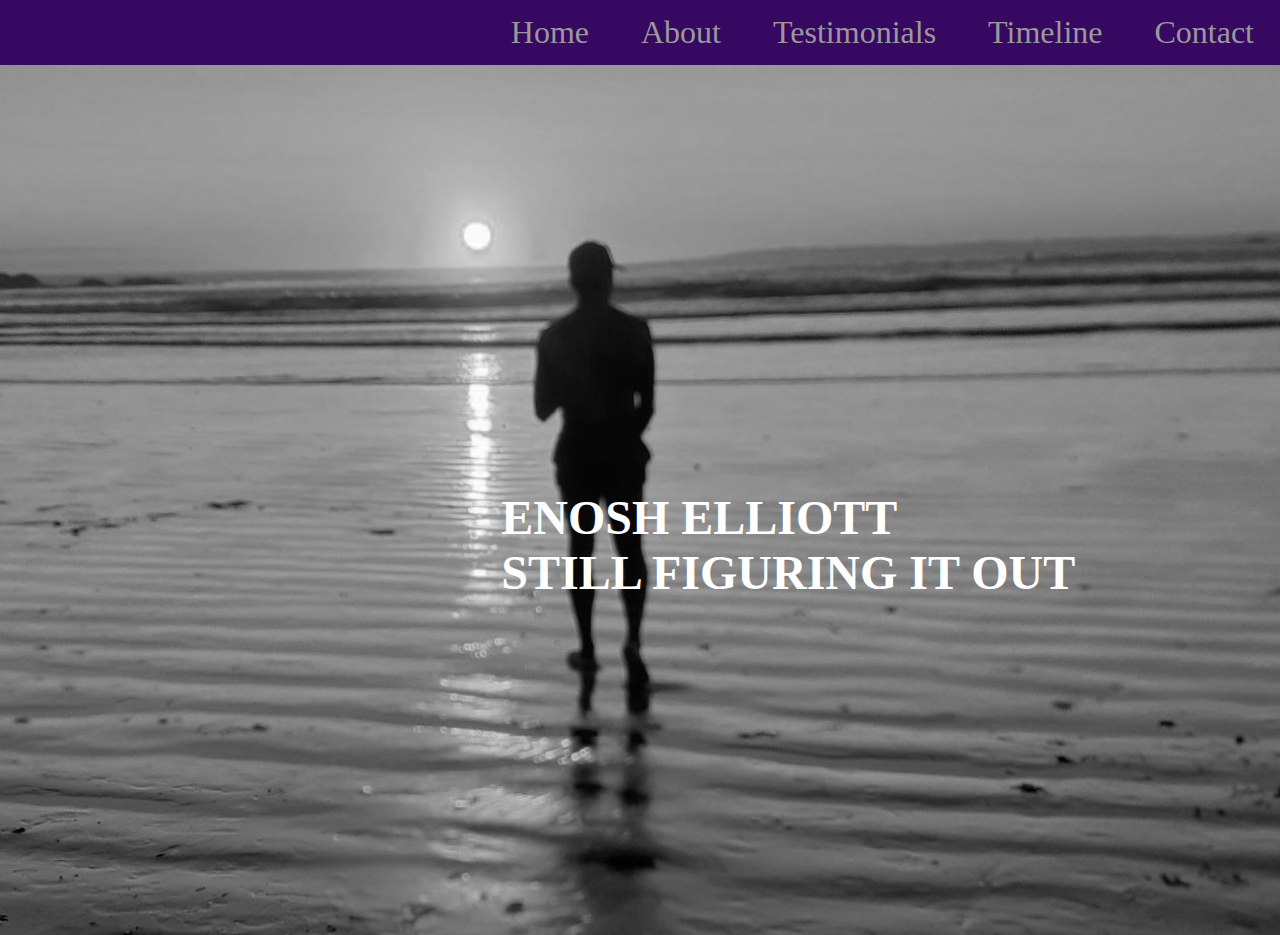
<file: index.html>
<!DOCTYPE html>
<html>
<head>
    <title>Home</title>
    <link rel="shortcut icon" href="">
<link rel="stylesheet" href="styles.css">
</head>
<body>
    <ul>
        <li><a href="contact-page.html">Contact</a></li>
        <li><a href="timelines.html">Timeline</a></li>
        <li><a href="testimonials-page.html">Testimonials</a></li>
        <li><a href="about-page.html">About</a></li>
        <li><a class="active" href="index.html">Home</a></li>
    </ul>
    
    <section id="home1">
        <div class="main1">
            <h1 class="headings1">ENOSH ELLIOTT<br>STILL FIGURING IT OUT</h1>
        </div>
    </section>
</body>
</html>
</file>
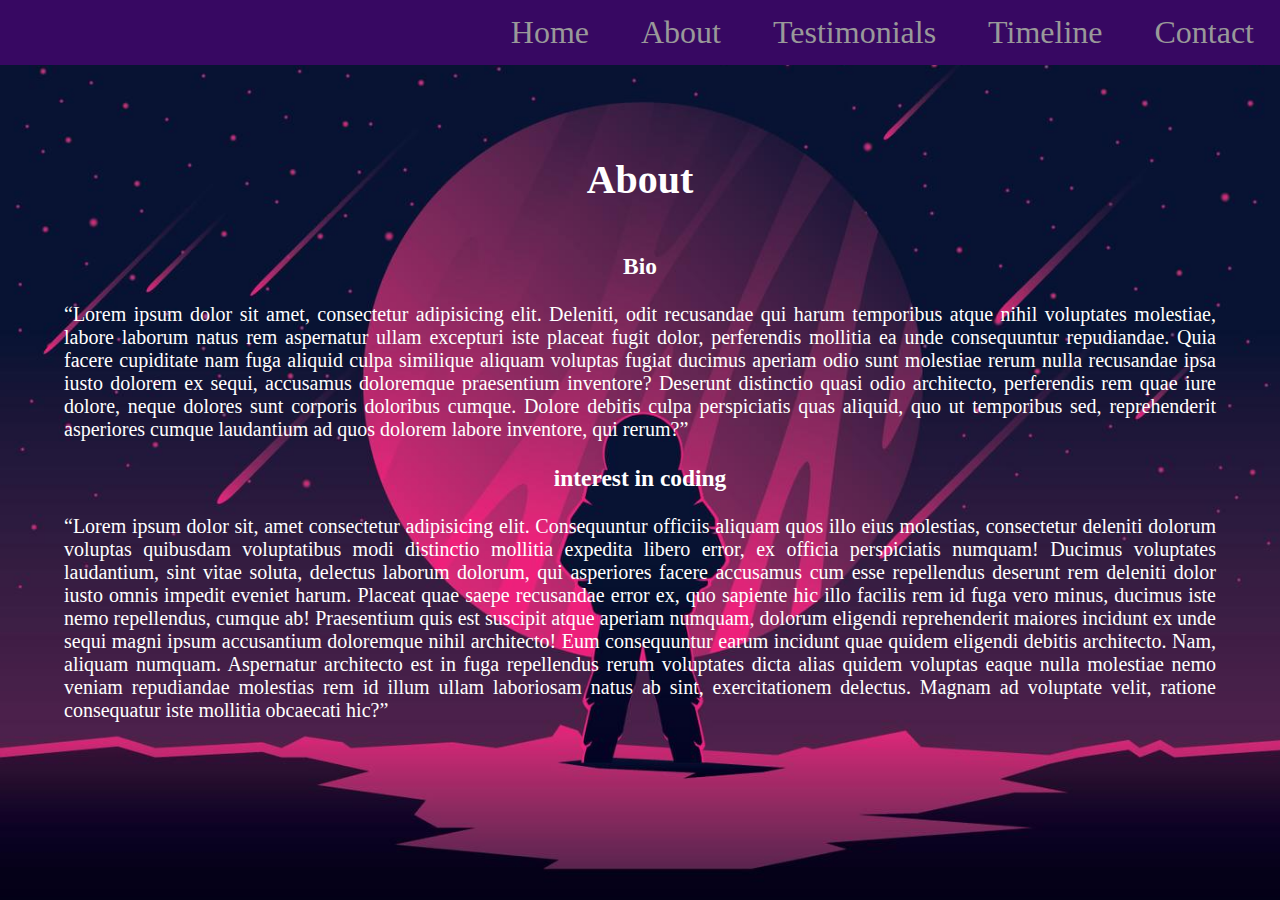
<file: about-page.html>
<!DOCTYPE html>
<html>
<head>
    <title>About</title>
    <link rel="shortcut icon" href="">
<link rel="stylesheet" href="styles.css">
</head>
<body>
<ul>
    <li><a href="contact-page.html">Contact</a></li>
    <li><a href="timelines.html">Timeline</a></li>
    <li><a href="testimonials-page.html">Testimonials</a></li>
    <li><a class="active" href="about-page.html">About</a></li>
    <li><a href="index.html">Home</a></li>
</ul>
<div class="about-container2">
    <h1 class="head2">About</h1>
    <h3 class="subhead2">Bio</h3>
    <q class="bio2" align="justify">Lorem ipsum dolor sit amet, consectetur adipisicing elit. Deleniti, odit recusandae qui harum temporibus atque nihil voluptates molestiae, labore laborum natus rem aspernatur ullam excepturi iste placeat fugit dolor, perferendis mollitia ea unde consequuntur repudiandae. Quia facere cupiditate nam fuga aliquid culpa similique aliquam voluptas fugiat ducimus aperiam odio sunt molestiae rerum nulla recusandae ipsa iusto dolorem ex sequi, accusamus doloremque praesentium inventore? Deserunt distinctio quasi odio architecto, perferendis rem quae iure dolore, neque dolores sunt corporis doloribus cumque. Dolore debitis culpa perspiciatis quas aliquid, quo ut temporibus sed, reprehenderit asperiores cumque laudantium ad quos dolorem labore inventore, qui rerum?</q>
    <h3 class="subhead2">interest in coding</h3>
    <q class="bio2" align="justify">Lorem ipsum dolor sit, amet consectetur adipisicing elit. Consequuntur officiis aliquam quos illo eius molestias, consectetur deleniti dolorum voluptas quibusdam voluptatibus modi distinctio mollitia expedita libero error, ex officia perspiciatis numquam! Ducimus voluptates laudantium, sint vitae soluta, delectus laborum dolorum, qui asperiores facere accusamus cum esse repellendus deserunt rem deleniti dolor iusto omnis impedit eveniet harum. Placeat quae saepe recusandae error ex, quo sapiente hic illo facilis rem id fuga vero minus, ducimus iste nemo repellendus, cumque ab! Praesentium quis est suscipit atque aperiam numquam, dolorum eligendi reprehenderit maiores incidunt ex unde sequi magni ipsum accusantium doloremque nihil architecto! Eum consequuntur earum incidunt quae quidem eligendi debitis architecto. Nam, aliquam numquam. Aspernatur architecto est in fuga repellendus rerum voluptates dicta alias quidem voluptas eaque nulla molestiae nemo veniam repudiandae molestias rem id illum ullam laboriosam natus ab sint, exercitationem delectus. Magnam ad voluptate velit, ratione consequatur iste mollitia obcaecati hic?</q>
</div>
</body>
</html>
</file>
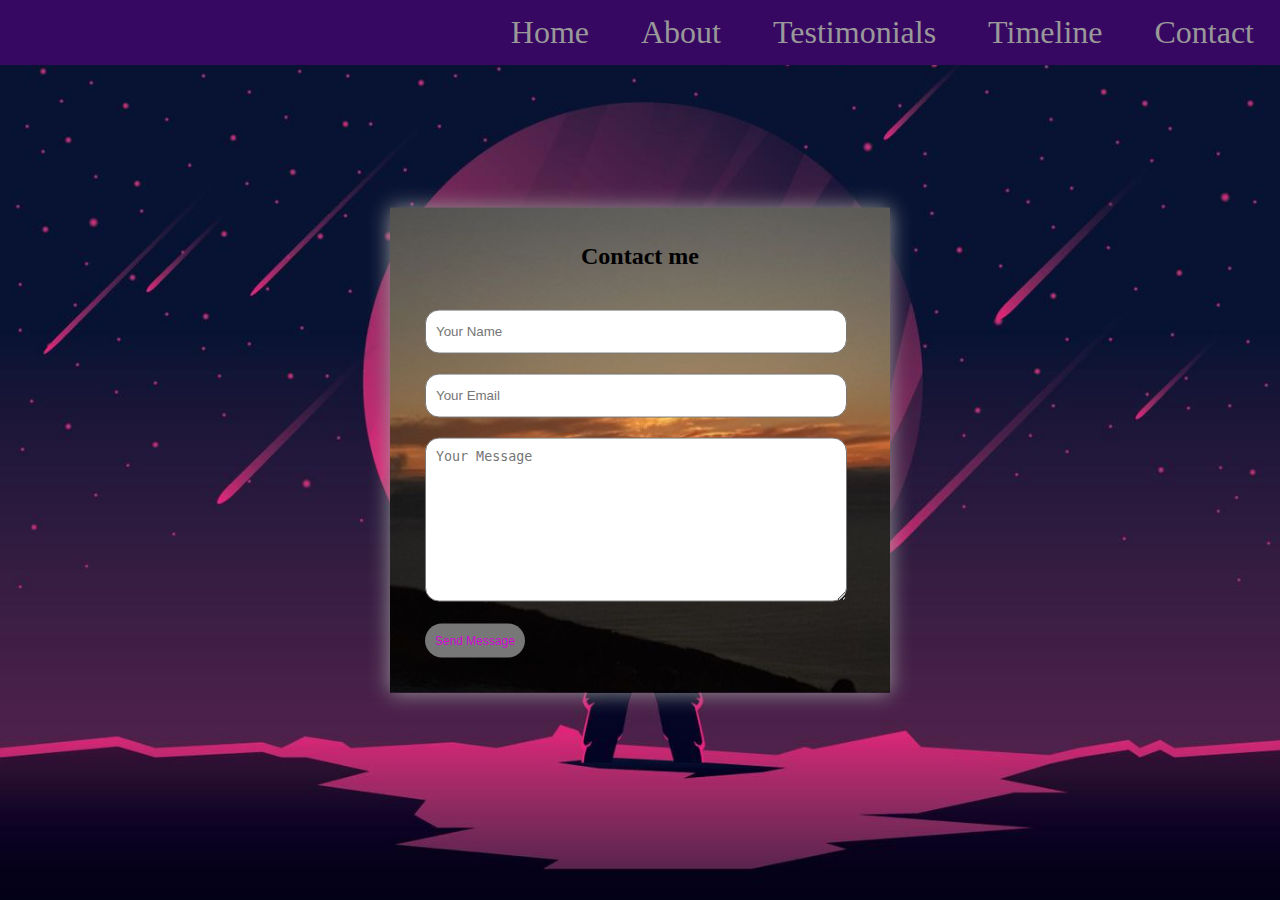
<file: contact-page.html>
<!DOCTYPE html>
<html>
<head>
    <title></title>
    <link rel="shortcut icon" href="">
<link rel="stylesheet" href="styles.css">
</head>
<body>
<ul>
    <li><a class="active" href="contact-page.html">Contact</a></li>
    <li><a href="timelines.html">Timeline</a></li>
    <li><a href="testimonials-page.html">Testimonials</a></li>
    <li><a href="about-page.html">About</a></li>
    <li><a href="index.html">Home</a></li>
</ul>
    <div class="contact-box">
        <form>
            <h2>Contact me</h2>
        <input type="text" class="input-field" placeholder="Your Name">
        <input type="email" class="input-field" placeholder="Your Email">
        <textarea type="text" class="input-field textarea-field" placeholder="Your Message"></textarea>
        <button type="button" class="btn">Send Message</button>    
        </form>
    </div>
</body>
</html>
</file>
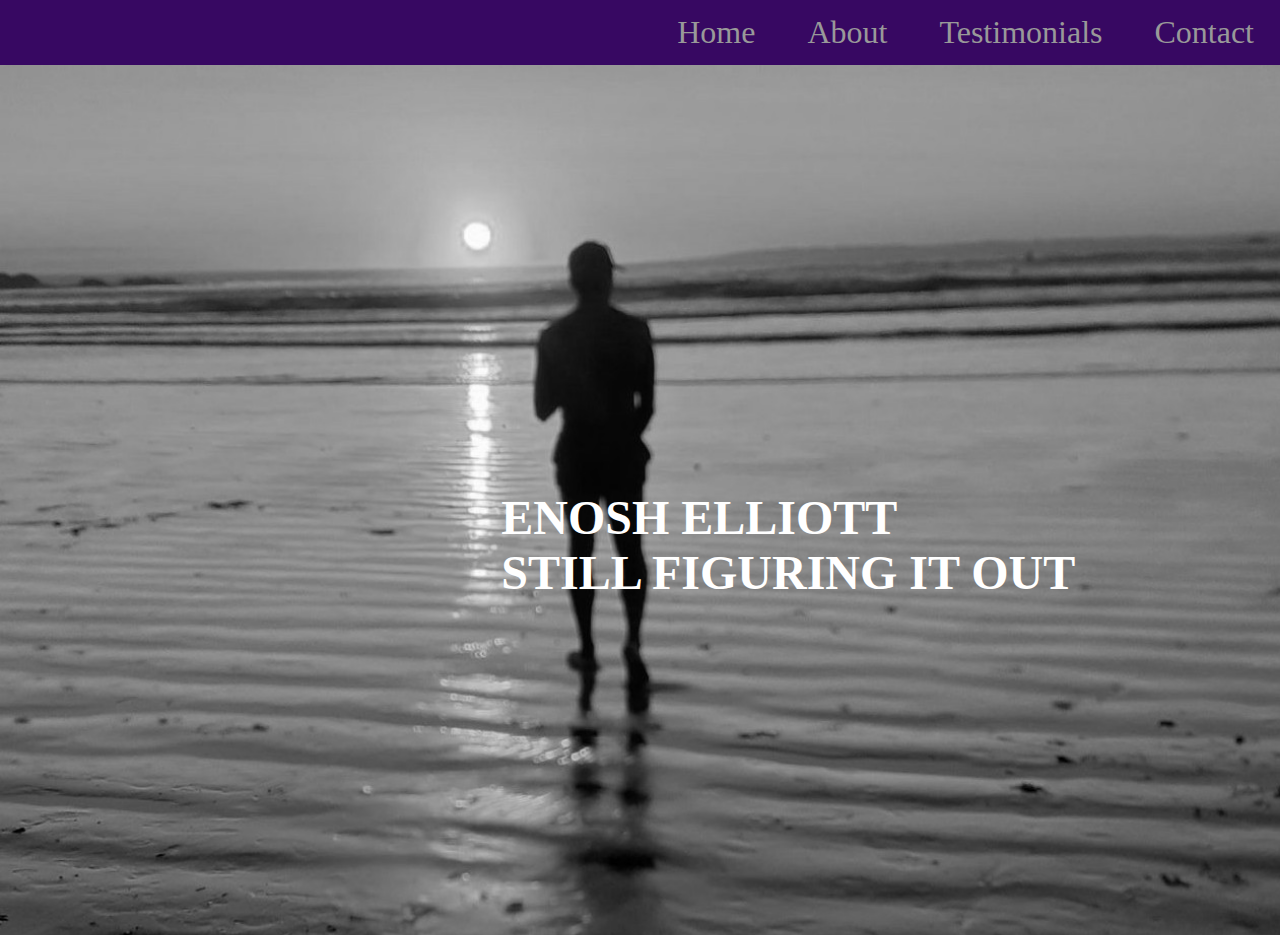
<file: home-page.html>
<!DOCTYPE html>
<html>
<head>
    <title>Home</title>
    <link rel="shortcut icon" href="">
<link rel="stylesheet" href="styles.css">
</head>
<body>
<ul>
    <li><a href="contact-page.html">Contact</a></li>
    <li><a href="testimonials-page.html">Testimonials</a></li>
    <li><a href="about-page.html">About</a></li>
    <li><a class="active" href="home-page.html">Home</a></li>
</ul>

    <section id="home1">
        <div class="main1">
            <h1 class="headings1">ENOSH ELLIOTT<br>STILL FIGURING IT OUT</h1>
        </div>
    </section>
</body>
</html>
</file>
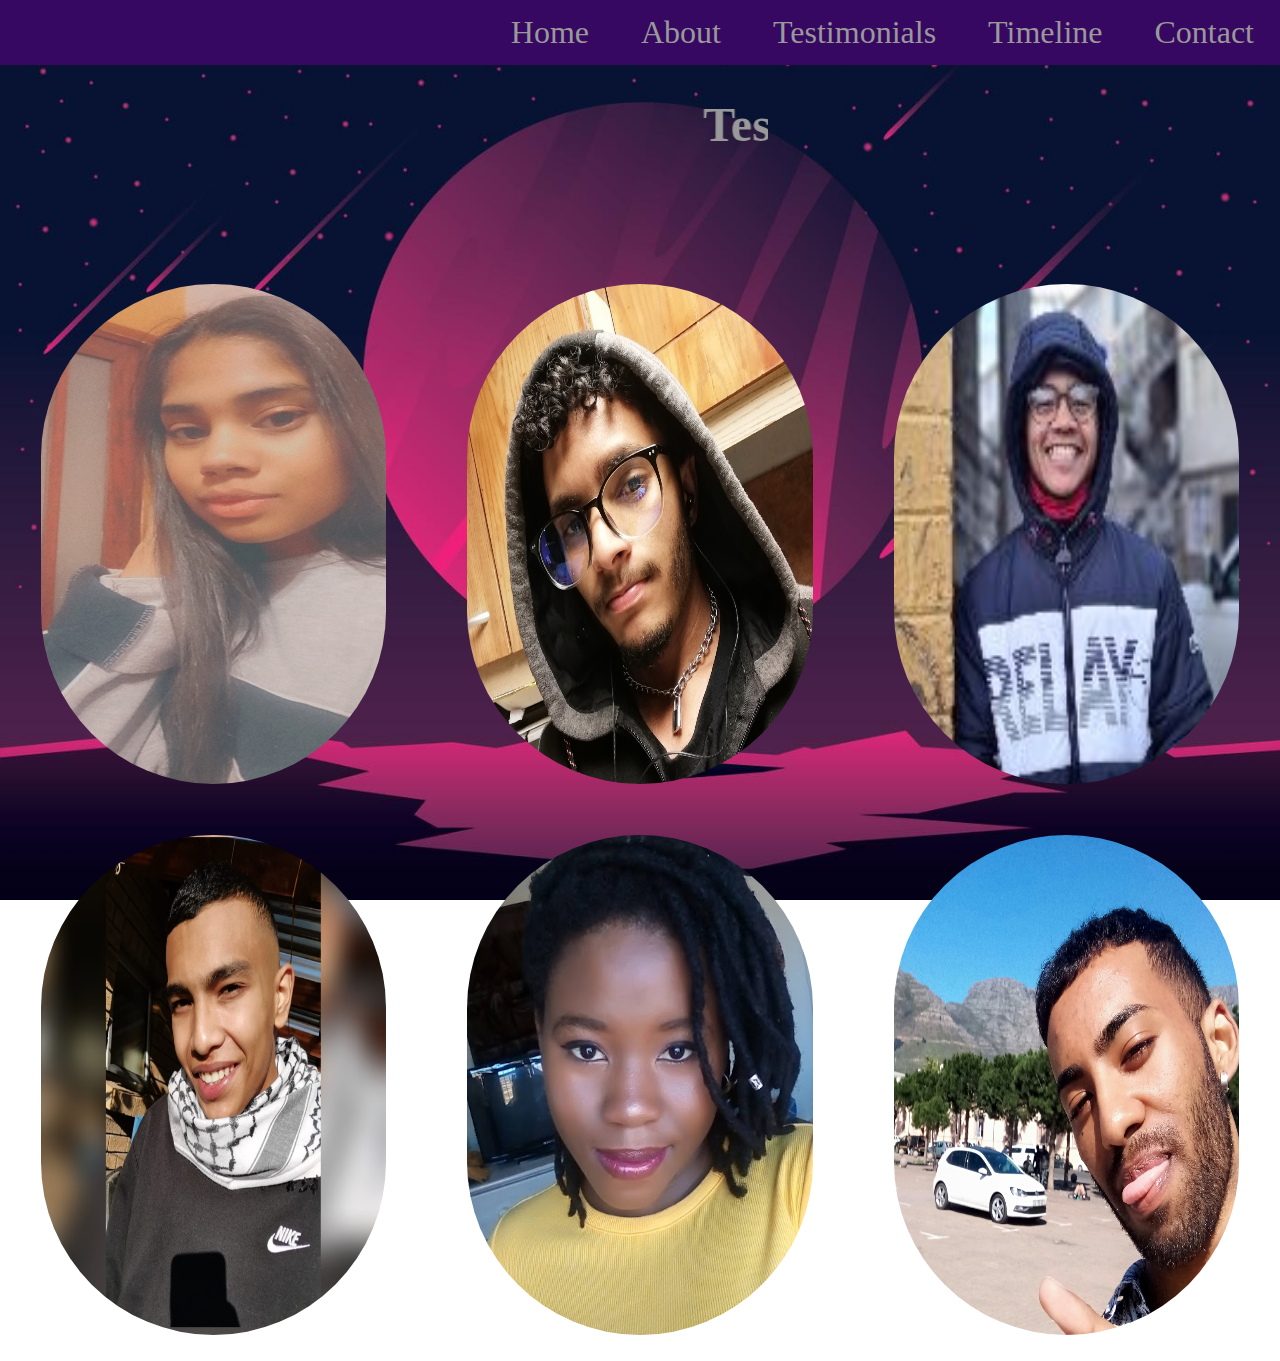
<file: testimonials-page.html>
<!DOCTYPE html>
<html>
<head>
    <title>Testimonials</title>
    <link rel="shortcut icon" href="">
<link rel="stylesheet" href="styles.css">
</head>
<body>
<ul>
    <li><a href="contact-page.html">Contact</a></li>
    <li><a href="timelines.html">Timeline</a></li>
    <li><a class="active" href="testimonials-page.html">Testimonials</a></li>
    <li><a href="about-page.html">About</a></li>
    <li><a href="index.html">Home</a></li>
</ul>

<h1 id="testimonials"><marquee width="20%" direction="left" height="100px">Testimonials</marquee></h1>
<br>

<div class="all-contents">
    <div class="cards-box">
        <div class="cards">
            <div class="front"> 
            <img src="./pics/haniah.jpg">
            </div>
            <div class="back">
                <h1>dhfsjhs</h1>
                <p>dsbhdhsbbsjb</p>   
            </div>
        </div>
    </div>
    <div class="cards-box">
        <div class="cards">
            <div class="front"> 
            <img src="./pics/dalarno.jpg">
            </div>
            <div class="back">
                <h1>dhfsjhs</h1>
                <p>dsbhdhsbbsjb</p>   
            </div>
        </div>
    </div>
    <div class="cards-box">
        <div class="cards">
            <div class="front"> 
            <img src="./pics/emoji.png">
            </div>
            <div class="back">
                <h1>dhfsjhs</h1>
                <p>dsbhdhsbbsjb</p>   
            </div>
        </div>
    </div>
    <div class="cards-box">
        <div class="cards">
            <div class="front"> 
            <img src="./pics/Smiley.jpg">
            </div>
            <div class="back">
                <h1>dhfsjhs</h1>
                <p>dsbhdhsbbsjb</p>   
            </div>
        </div>
    </div>
    <div class="cards-box">
        <div class="cards">
            <div class="front"> 
            <img src="./pics/sindile.jpg">
            </div>
            <div class="back">
                <h1>dhfsjhs</h1>
                <p>dsbhdhsbbsjb</p>   
            </div>
        </div>
    </div>
    <div class="cards-box">
        <div class="cards">
            <div class="front"> 
            <img src="./pics/craig.png">
            </div>
            <div class="back">
                <h1>dhfsjhs</h1>
                <p>dsbhdhsbbsjb</p>   
            </div>
        </div>
    </div>

</div>

</body>
</html>
</file>
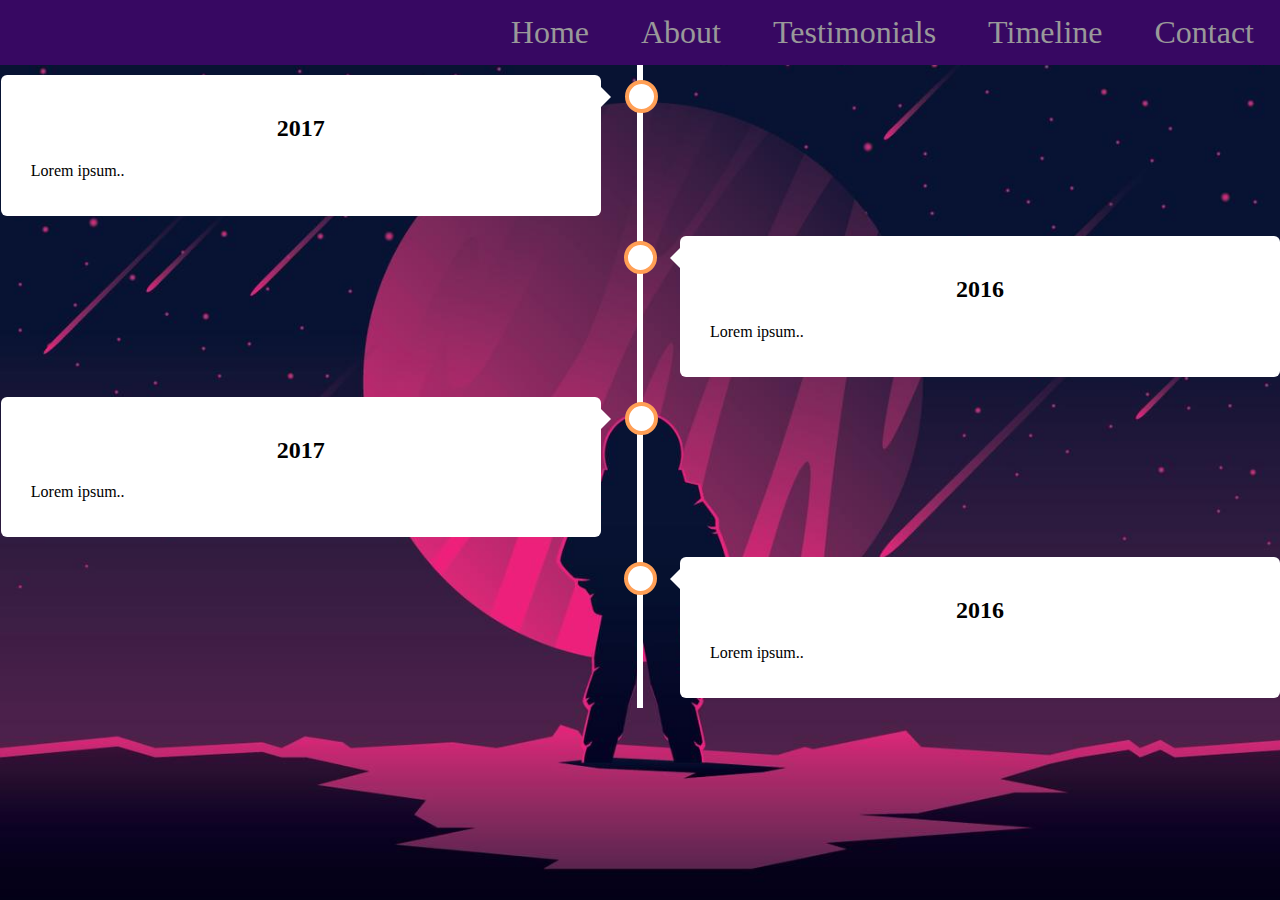
<file: timelines.html>
<!DOCTYPE html>
<html lang="en">
<head>
   
    <title>Timeline</title>
    <link rel="stylesheet" href="styles.css">
</head>
<body>
    <ul>
        <li><a href="contact-page.html">Contact</a></li>
        <li><a class="active" href="timelines.html">Timeline</a></li>
        <li><a href="testimonials-page.html">Testimonials</a></li>
        <li><a href="about-page.html">About</a></li>
        <li><a href="index.html">Home</a></li>
    </ul>

    <div class="timeline">
        <div class="container left">
          <div class="content">
            <h2>2017</h2>
            <p>Lorem ipsum..</p>
          </div>
        </div>
        <div class="container right">
          <div class="content">
            <h2>2016</h2>
            <p>Lorem ipsum..</p>
          </div>
        </div>
        <div class="container left">
            <div class="content">
              <h2>2017</h2>
              <p>Lorem ipsum..</p>
            </div>
          </div>
          <div class="container right">
            <div class="content">
              <h2>2016</h2>
              <p>Lorem ipsum..</p>
            </div>
          </div>
      </div>    
</body> 
</html>
</file>
<file: styles.css>
body{
    background-image: url(./pics/purple-bg.jpg);
    background-repeat: no-repeat;
    background-size: cover;
    background-position-y: 15%;
    background-attachment: fixed;
    margin: 0;
    padding: 0;
}

/* NAVBAR */
ul {
    /* list-style-type: square; */
    font-size: 200%;
    margin: 0;
    padding: 0;
    overflow: hidden;
    background-color: rgb(55, 8, 98);
    /* background-image: url('./navbar.jpeg'); */
    /* background-position-y: 5px; */
}

li {
    float: right;
    padding: 0px 10px;
    list-style-type: none;
}

li a {
    display: block;
    color: #999;
    text-align: center;
    padding: 14px 16px;
    text-decoration: none;
}

li a:hover {
    background-color: #999 ;
    color: rgb(55, 8, 98);
}

li a .active {
    background-color: rgb(0, 0, 0);
}

/* TESTIMONIAL */
#testimonials{
    text-align: center;
    font-size: 300%;
    text-decoration: underline;
    color: #999;
}

img{
    width: 100%;
    height: 100%;
    border-radius: 360px;
    align-content: center;
}

.all-contents{
    display: flex;
    flex-wrap: wrap;
}

.cards-box{
    position: relative;
    width: 27%;
    display: inline-block;
    /* box-shadow: 2px 2px 20px rgb(3, 3, 3); */
    background-color: transparent;
    margin-top: 2%;
    margin-bottom: 2%;
    margin-left: auto;
    margin-right: auto;
    height: 500px;
    box-sizing: border-box;
    grid-template-columns: repeat(2, 1fr);
    border-radius: 20px;
    justify-items: auto;
}

.cards{
    position: absolute;
    width:100%;
    height:100%;
    transform-style:preserve-3d;
    transition: all 1s ease;
}

.cards:hover{
    transform: rotateY(180deg);
}

.front{
    position:absolute;
    width: 100%;
    height: 100%;
    backface-visibility:hidden;
    /* background-color: aqua; */
    color:rgb(255, 255, 255);
    text-align:center;
    font-family:'zilla slab', sans-seriff;
    border-radius: 200px;
    font-size: 20px;
    font-weight: bold;
}

.back{
    position:absolute;
    width: 100%;
    height: 100%;
    backface-visibility:hidden;
    background: #999;
    color:rgb(55, 8, 98);
    text-align:center;
    font-family:'zilla slab', sans-seriff;
    border-radius: 50px;
    font-size: 20px;
    font-weight: bold;
    transform: rotateY(180deg);
}

/* contacts page */
h2{
    font-weight: 900;
    text-align: center;
}
.contact-box{
    width: 500px;
    background: url(./pics/contact-pg.jpg) no-repeat;
    object-fit: cover;
    box-shadow: 0 0 20px 0 #999;
    top: 50%;
    left: 50%;
    transform: translate(-50%,-50%);
    position: absolute;
}

form{
    margin:35px;
}

.input-field{
    width: 400px;
    height: 40px;
    margin-top: 20px;
    padding-left: 10px;
    padding-right: 10px;
    border:1px solid #777;
    border-radius: 14px;
    outline: none;
    background-color:white;
}

.textarea-field{
    height:150px;
    padding-top: 10px;
}

.btn{
    border-radius: 20px;
    color: rgb(211,7,211);
    margin-top: 18px;
    padding: 10px;
    background-color: #777;
    font-size: 12px;
    border: none;
    cursor: pointer;
}

/* Home page */

#home1{
    display: flex;
    flex-direction: column;
    height: 840px;
    justify-content: center;
    align-items: center;
    color: white;
}

#home1::before{
    content: "";
    position: absolute;
    top: o;
    right: 0;
    background:url(./pics/home-pg1.jpg) no-repeat center center/cover;
    height: 900px;
    width: 100%;
    z-index: -1;
}

.main1{
    display: flex;
    flex-direction: column;
    /* border: 4px solid black; */
    align-items: center;
    position: absolute;
    top: 50%;
    right: 16%;
}

.headings1{
    font-family: century;
    font-size: 3rem;
    text-align: left;
    margin: 40px 0;
}
/* ABOUT */
.about-container2 {
    display: flex;
    justify-content: center;
    align-items: center;
    text-align: center;
    flex-direction: column;
    padding: 5%;
    color: white;
    font-size: 20px;
}

/* The actual timeline (the vertical ruler) */
.timeline {
    position: relative;
    max-width: 1200px;
    margin: 0 auto;
  }
  
  /* The actual timeline (the vertical ruler) */
  .timeline::after {
    content: '';
    position: absolute;
    width: 6px;
    background-color: white;
    top: 0;
    bottom: 0;
    left: 50%;
    margin-left: -3px;
  }
  
  /* Container around content */
  .container {
    padding: 10px 40px;
    position: relative;
    background-color: inherit;
    width: 50%;
  }
  
  /* The circles on the timeline */
  .container::after {
    content: '';
    position: absolute;
    width: 25px;
    height: 25px;
    right: -17px;
    background-color: white;
    border: 4px solid #FF9F55;
    top: 15px;
    border-radius: 50%;
    z-index: 1;
  }
  
  /* Place the container to the left */
  .left {
    left: -6.6%;
  }
  
  /* Place the container to the right */
  .right {
    left: 50%;
  }
  
  /* Add arrows to the left container (pointing right) */
  .left::before {
    content: " ";
    height: 0;
    position: absolute;
    top: 22px;
    width: 0;
    z-index: 1;
    right: 30px;
    border: medium solid white;
    border-width: 10px 0 10px 10px;
    border-color: transparent transparent transparent white;
  }
  
  /* Add arrows to the right container (pointing left) */
  .right::before {
    content: " ";
    height: 0;
    position: absolute;
    top: 22px;
    width: 0;
    z-index: 1;
    left: 30px;
    border: medium solid white;
    border-width: 10px 10px 10px 0;
    border-color: transparent white transparent transparent;
  }
  
  /* Fix the circle for containers on the right side */
  .right::after {
    left: -16px;
  }
  
  /* The actual content */
  .content {
    padding: 20px 30px;
    background-color: white;
    position: relative;
    border-radius: 6px;
  }
  
  /* Media queries - Responsive timeline on screens less than 600px wide */
  @media screen and (max-width: 600px) {
  /* Place the timelime to the left */
    .timeline::after {
      left: 31px;
    }
  
  /* Full-width containers */
    .container {
      width: 100%;
      padding-left: 70px;
      padding-right: 25px;
    }
  
  /* Make sure that all arrows are pointing leftwards */
    .container::before {
      left: 60px;
      border: medium solid white;
      border-width: 10px 10px 10px 0;
      border-color: transparent white transparent transparent;
    }
  
  /* Make sure all circles are at the same spot */
    .left::after, .right::after {
      left: 15px;
    }
  
  /* Make all right containers behave like the left ones */
    .right {
      left: 0%;
    }
  }
</file>
